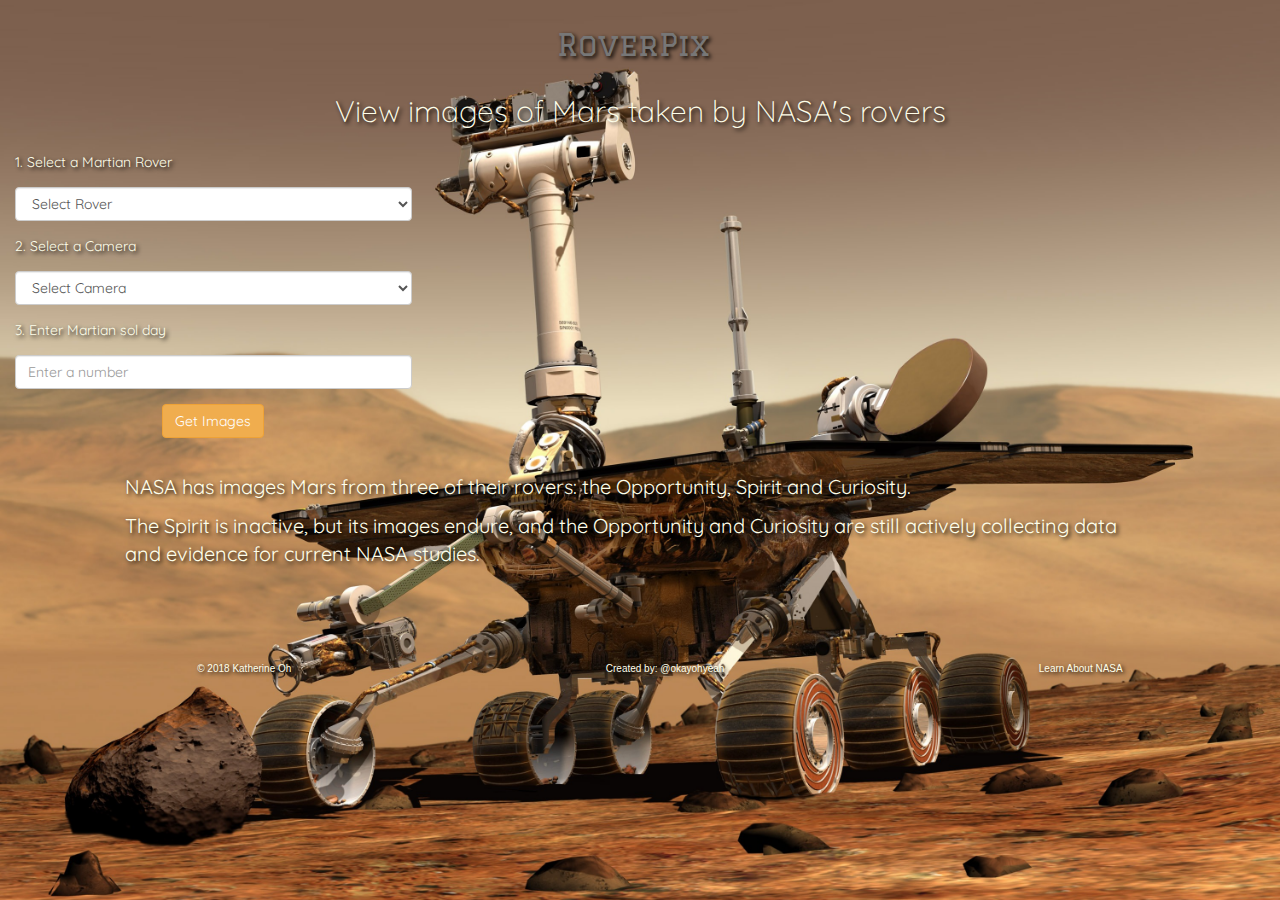
<file: projects/nasa-rover-images/index.html>
<!DOCTYPE html>
<html lang="en">
<head>
	<title>NASA Mars Image Search</title>
	<meta charset="utf-8">
	<meta name="viewport" content="width=device-width, initial-scale=1.0, shrink-to-fit=no">
	<!-- Latest compiled and minified CSS -->
	<link rel="stylesheet" href="https://maxcdn.bootstrapcdn.com/bootstrap/3.3.7/css/bootstrap.min.css" integrity="sha384-BVYiiSIFeK1dGmJRAkycuHAHRg32OmUcww7on3RYdg4Va+PmSTsz/K68vbdEjh4u" crossorigin="anonymous">
	<link rel="stylesheet" type="text/css" href="css/main.css">
	<link href="https://fonts.googleapis.com/css?family=Graduate&effect=neon" rel="stylesheet">
	<link href="https://fonts.googleapis.com/css?family=Quicksand&effect=fire" rel="stylesheet">
</head>
<body>

<nav class="navbar navbar-default .navbar-fixed-top font-effect-neon">
  <div class="container-fluid">
    <div class="navbar-header ">
      <a class="navbar-brand" href="#">
      	RoverPix
      </a>
    </div>
  </div>
</nav>

<main>
	<div class="container-fluid">

		<div class="row text-center">
			<p class="lead">View images of Mars taken by NASA's rovers</p>
		</div>
  
    <div class="row">
      <div class="col-md-4">
    		<form onkeypress="return event.keyCode != 13">
          <!-- ROVER -->
          <div class="form-group">
              1. Select a Martian Rover
              <p class="warning" id="rover-warning"></p>
          </div>      
          <div class="form-group">
            <select class="form-control rover-camera" id="rover" onChange="changeCameras(this.value);" required="">
              <option value="" disabled selected>Select Rover</option>
              <option value="curiosity">Curiosity</option>
              <option value="opportunity">Opportunity</option>
              <option value="spirit">Spirit</option>
            </select>
          </div> 		  
          <!-- CAMERA -->
          <div class="form-group">
            2. Select a Camera
            <p class="warning" id="camera-warning"></p>
          </div>
    		  <div class="form-group">
    	    	<select class="form-control rover-camera" id="camera">
    		    	<option value="" disabled selected required>Select Camera</option>
    	      </select>
    		  </div>
          <!-- SOL -->
    		  <div class="sol-label form-group">
    		  	3. Enter Martian sol day
            <p class="warning" id="sol-warning"></p>
    		  </div>
    		  <div class="form-group">
    		    <input class="input-sol form-control" id="sol" placeholder="Enter a number" type="number" min="0">
    		  </div>
          <!-- BUTTON -->
    		  <div class="form-group text-center">
    		  	<button class="btn btn-warning btn-large" id="submit" type="button" onClick="getUserChoice()">Get Images</button>
    			</div>
    		</form>

        <!-- Loading Gif -->
        <div class="text-center">
          <img id="loader" src="images/loading.gif">
        </div>
        <!-- Message for no images returned -->
        <div>
          <div id="message"></div>
        </div>
      </div>
      <!-- Results -->
      <div class="col-md-8">
        <div>
          <div id="results"></div>
        </div>
      </div>
		</div>

		<div class="row col-md-12 text-about">
			<p>NASA has images Mars from three of their rovers:
			 the <span class="font-effect-fire">Opportunity</span>, <span class="font-effect-fire">Spirit</span> and <span class="font-effect-fire">Curiosity</span>.</p>

			<p>The <span class="font-effect-fire">Spirit</span> is inactive, but its images endure, and the <span class="font-effect-fire">Opportunity</span> and <span class="font-effect-fire">Curiosity</span> are still actively collecting data and evidence for current NASA studies.</p>
		</div>
	</div>
</main>

<footer class="footer">
  <ul>
    <li>
      &copy; 2018 Katherine Oh
    </li>
    <li>
      <a href="http://www.github.com/okayohyeah" target="_blank">Created by: @okayohyeah</a>
    </li>
    <li>
      <a href="http://mars.nasa.gov/mer/gallery/images.html" target="_blank">Learn About NASA</a>
    </li>
  </ul>
  </footer>

</body>

<script src="index.js"></script>
</html>
</file>
<file: projects/nasa-rover-images/css/main.css>
html {
  height: 100%;
}

body { 
  color: #FFFFEA;

  /* The image used */
  background-image: url(../images/rover.jpg);

  /* Full height */
  height: 100%; 

  /* Center and scale the image nicely */
  background-position: center center;
  background-repeat: no-repeat;
  background-attachment: fixed;
  background-size: cover;
  background-color: #464646;
  text-shadow: 2px 2px 4px #000000;

}

nav {
	font-family: 'Graduate', cursive;
}

.navbar {
	background-color: transparent;
  background: transparent;
	border: none;
  padding-top: 20px;
	border-radius: 0;
  display: flex; 
  justify-content: center;
}

.navbar-brand {
  font-size: 30px
}

main {
/*  padding-top: 15px;*/
  font-family: Quicksand, sans-serif;
}

.lead {
  font-size: 30px;
  padding-left: 10px;
  padding-right: 10px;
}

/* Loader Gif */
#loader {
  display: none;
  border-radius: 4px;
  height: 150px;
  width: 150px;
  border: 2px solid #FF6933;
}

/* Validation Warning */
.warning {
  color: #FF6933;
  font-size:1.25em;
  vertical-align:middle;
  margin-left: 10px;
}

#message {
  color: #FF6933;
  font-size:1.25em;
}

#results {
  padding-top: 15px;
  padding-left: 25px;
}

.mars-pics {
  border-radius: 4px;
  padding-bottom: 25px;
}

.text-about {
  padding-top: 20px;
  padding-left: 10%;
  padding-right: 10%;
  font-size: 20px;
}

footer {
  padding-top: 60px;
  bottom: 0;
  width: 100%;
  height: 60px;
  line-height: 60px;
}

footer ul {
  display: flex;
  list-style: none;
  margin-top: 0;
  margin-bottom: 0;
  font-size: 10px;
}

footer ul li {
  margin-right: auto;
  margin-left: auto;
}

footer a:link, footer a:hover, footer a:visited, footer a:active {
  color: #FFFFEA;
  text-decoration: none;
}
</file>
